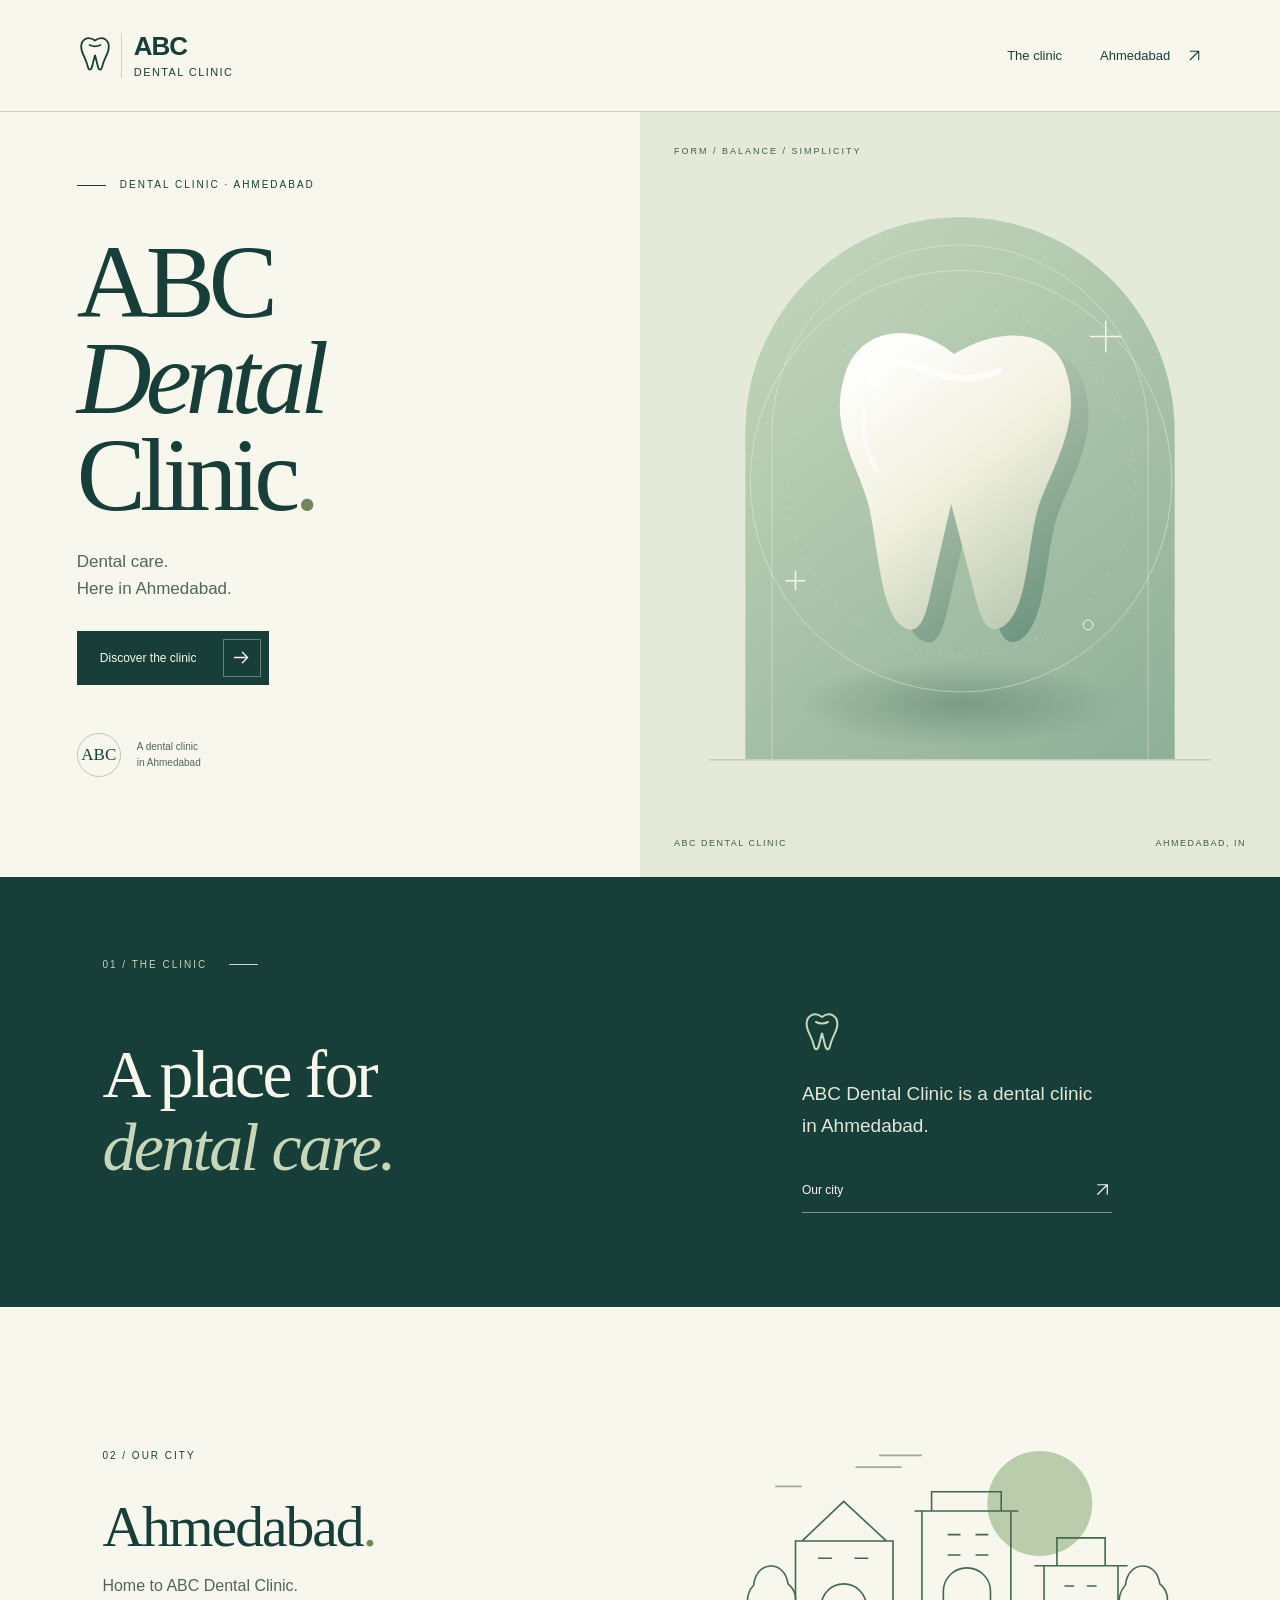
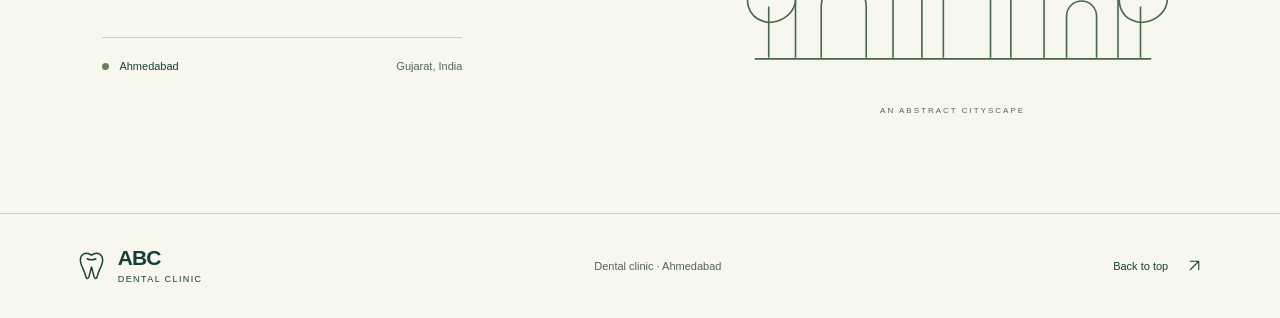
<file: docs/index.html>
<!doctype html>
<html lang="en">
  <head>
    <meta charset="UTF-8" />
    <meta name="viewport" content="width=device-width, initial-scale=1.0" />
    <meta name="theme-color" content="#173e38" />
    <meta name="description" content="ABC Dental Clinic — a dental clinic in Ahmedabad." />
    <meta name="robots" content="noindex,nofollow" />
    <title>ABC Dental Clinic | Ahmedabad</title>
    <script type="module" crossorigin src="./assets/index-CuTB_Rgz.js"></script>
    <link rel="stylesheet" crossorigin href="./assets/index-B2-C7Z0N.css">
  </head>
  <body>
    <div id="root"></div>
  </body>
</html>
</file>
<file: docs/assets/index-B2-C7Z0N.css>
@charset "UTF-8";:root{font-family:Arial,Helvetica,sans-serif;color:#173e38;background:#f7f7ee;font-synthesis:none;text-rendering:optimizeLegibility;-webkit-font-smoothing:antialiased;font-weight:400;--green:#173e38;--paper:#f7f7ee;--muted:#51655b;--line:#ccd2c5}*{box-sizing:border-box}html{scroll-behavior:smooth;scroll-padding-top:30px}body{margin:0}a{color:inherit;text-decoration:none}button,a{-webkit-tap-highlight-color:transparent}a:focus-visible{outline:3px solid #977334;outline-offset:6px}::selection{background:#c9d9b8;color:#173e38}.skip-link{position:fixed;top:10px;left:10px;background:var(--green);color:#fff;padding:14px 20px;z-index:10;transform:translateY(-160%)}.skip-link:focus{transform:translateY(0)}.header{height:112px;padding:0 6%;display:flex;align-items:center;justify-content:space-between;border-bottom:1px solid var(--line)}.brand{display:flex;gap:12px;align-items:center;font-size:26px;line-height:1.02;letter-spacing:-1px;font-weight:600}.brand-icon{height:45px;width:45px;border-right:1px solid var(--line);padding-right:10px}.brand svg{height:42px;width:36px}.brand-sub{display:block;font-size:11px;letter-spacing:1.4px;font-weight:400;margin-top:7px;text-transform:uppercase}.header nav{display:flex;align-items:center;gap:38px;font-size:13px}.header nav a{min-height:44px;display:flex;align-items:center;gap:16px;position:relative}.header nav a:after{content:"";position:absolute;left:0;right:0;bottom:4px;height:1px;background:var(--green);transform:scaleX(0);transform-origin:left;transition:transform .2s}.header nav a:hover:after{transform:scaleX(1)}.header nav svg{width:17px;height:17px}.hero{display:grid;grid-template-columns:1fr 1fr;min-height:740px;max-width:1600px;margin:auto}.hero-copy{padding:64px 10% 32px 12%;display:flex;flex-direction:column;align-items:flex-start}.eyebrow{font-size:10px;letter-spacing:2px;display:flex;align-items:center;gap:14px;line-height:1.8;margin:0}.small-line{width:29px;height:1px;display:inline-block;background:currentColor;flex-shrink:0}h1{font-family:Georgia,Times New Roman,serif;font-weight:400;font-size:clamp(80px,8.1vw,128px);line-height:.93;letter-spacing:-6px;margin:40px 0 25px}h1>span:not(.title-dot){font-style:italic}.title-dot{color:#71865b}.hero-description{color:var(--muted);font-size:17px;line-height:1.6;margin:0 0 28px}.button{display:flex;gap:26px;align-items:center;background:var(--green);color:var(--paper);font-size:12px;min-height:54px;padding:8px 8px 8px 23px;transition:background .2s,transform .2s}.button span{width:38px;height:38px;display:grid;place-items:center;border:1px solid #648077}.button svg{width:21px;height:21px}.button:hover{background:#29584b;transform:translateY(-2px)}.hero-bottom{display:flex;align-items:center;gap:16px;margin-top:48px;font-size:10px;line-height:1.6;color:var(--muted)}.mini-mark{font-family:Georgia,serif;font-size:17px;border:1px solid #bcc7b5;width:44px;height:44px;border-radius:50%;display:grid;place-items:center;color:var(--green)}.hero-visual{background:#e4e9d9;position:relative;display:flex;align-items:center;justify-content:center;overflow:hidden;padding:55px 24px 60px}.visual-top{position:absolute;top:34px;left:34px;font-size:9px;letter-spacing:2px;color:#405f49}.dental-art{width:100%;max-width:650px;max-height:650px;animation:appear 1s ease-out both}.visual-bottom{position:absolute;bottom:29px;left:34px;right:34px;display:flex;justify-content:space-between;font-size:9px;letter-spacing:1.5px;color:#405f49}.hero-copy{animation:appear .7s ease-out both}@keyframes appear{0%{opacity:0;transform:translateY(12px)}to{opacity:1;transform:translateY(0)}}.clinic-section{padding:82px 8% 94px;background:var(--green);color:var(--paper)}.section-label{display:flex;gap:22px;align-items:center;font-size:10px;letter-spacing:2px;color:#c7d4bf}.clinic-content{display:grid;grid-template-columns:1.3fr 1fr;gap:60px;margin-top:40px;align-items:center}.clinic-content h2{font-family:Georgia,Times New Roman,serif;font-weight:400;font-size:clamp(44px,5.3vw,80px);line-height:1.08;letter-spacing:-2.5px;margin:0}.clinic-content em{font-weight:400;color:#c6d6b8}.clinic-detail{max-width:310px;justify-self:center}.detail-mark{width:40px;height:44px;color:#c6d6b8}.clinic-detail p{font-size:19px;line-height:1.7;margin:20px 0 25px;color:#e1e8d9}.text-link{font-size:12px;border-bottom:1px solid #809887;display:flex;justify-content:space-between;align-items:center;min-height:45px;transition:color .2s}.text-link svg{width:19px;height:19px}.text-link:hover{color:#c6d6b8}.location-section{padding:88px 8%;display:grid;grid-template-columns:1.1fr 1fr;align-items:center;gap:40px}.location-copy h2{font-family:Georgia,Times New Roman,serif;font-size:clamp(40px,4.5vw,68px);font-weight:400;letter-spacing:-2px;margin:29px 0 18px}.location-copy h2 span{color:#71865b}.location-copy>p:not(.eyebrow){font-size:16px;color:var(--muted)}.location-signature{border-top:1px solid var(--line);padding-top:22px;margin-top:42px;display:flex;align-items:center;gap:10px;font-size:11px;max-width:360px}.location-signature>span:last-child{margin-left:auto;color:var(--muted)}.location-dot{width:7px;height:7px;background:#6a8157;border-radius:50%}.city-art{color:#44684d;max-width:450px;width:100%;justify-self:end;padding:10px 0}.city-art svg{width:100%;display:block}.city-art>span{display:block;text-align:center;font-size:8px;letter-spacing:2px;color:var(--muted);margin-top:12px}.footer{border-top:1px solid var(--line);padding:30px 6%;display:flex;align-items:center;justify-content:space-between;gap:24px}.footer-brand{font-size:21px}.footer-brand svg{width:29px;height:36px}.footer-brand .brand-sub{font-size:9px}.footer p{font-size:11px;color:var(--muted)}.back-top{font-size:11px;display:flex;gap:18px;align-items:center;min-height:44px}.back-top svg{width:17px;height:17px}.back-top:hover{color:#6a8157}@media(min-width:1600px){.hero-copy{padding-left:96px}.header,.footer{padding-left:max(6%,calc((100vw - 1408px)/2));padding-right:max(6%,calc((100vw - 1408px)/2))}.clinic-section,.location-section{padding-left:max(8%,calc((100vw - 1344px)/2));padding-right:max(8%,calc((100vw - 1344px)/2))}}@media(max-width:1000px){.header{height:94px}.hero{min-height:670px}.hero-copy{padding:46px 8% 30px 12%}h1{font-size:86px;letter-spacing:-4px}.eyebrow{font-size:9px;letter-spacing:1.3px}.hero-visual{padding:70px 8px}.visual-top{left:22px;font-size:8px}.visual-bottom{left:22px;right:22px;font-size:8px;letter-spacing:.6px}.clinic-section{padding:65px 7%}.clinic-content{gap:35px}.location-section{padding:65px 7%;gap:25px}.location-signature{gap:8px}.footer{padding:24px 6%}}@media(max-width:650px){.header{height:88px;padding:0 6%;gap:16px}.brand{font-size:22px;gap:8px}.brand-icon{width:36px;padding-right:7px;height:39px}.brand svg{width:28px;height:35px}.brand-sub{font-size:9px;letter-spacing:1px}.header nav{gap:15px;font-size:11px}.header nav a{gap:6px}.header nav svg{width:13px;height:13px}.hero{display:flex;flex-direction:column}.hero-copy{padding:43px 7% 32px;width:100%}.hero-copy .eyebrow{font-size:9px;letter-spacing:1.5px}h1{font-size:93px;line-height:.92;letter-spacing:-4px;margin:32px 0 24px}.hero-description{font-size:16px}.hero-bottom{margin-top:30px}.hero-visual{min-height:450px;padding:48px 30px 40px}.dental-art{max-height:420px;max-width:390px}.visual-top{top:25px;left:26px}.visual-bottom{bottom:23px;left:26px;right:26px;font-size:8px;letter-spacing:1px}.clinic-section{padding:49px 7% 54px}.clinic-content{grid-template-columns:1fr;gap:34px;margin-top:29px}.clinic-content h2{font-size:52px;letter-spacing:-1.7px}.clinic-detail{max-width:none;justify-self:stretch;display:grid;grid-template-columns:42px 1fr;gap:0 20px;align-items:start}.clinic-detail p{font-size:17px;margin:0;line-height:1.7}.detail-mark{margin-top:4px}.text-link{grid-column:2;margin-top:18px}.location-section{padding:54px 7%;grid-template-columns:1fr;gap:25px}.location-copy h2{font-size:49px;margin-top:25px;letter-spacing:-2px}.location-signature{max-width:none;margin-top:30px}.city-art{max-width:350px;justify-self:center}.footer{flex-wrap:wrap;padding:25px 7%;gap:18px}.footer-brand{font-size:22px}.footer p{width:100%;order:3;margin:0}.back-top{font-size:10px;gap:9px}}@media(max-width:360px){.header nav{gap:10px;font-size:10px}.header nav svg{display:none}.brand-sub{font-size:8px}h1{font-size:82px}.location-copy h2{font-size:43px}}@media(prefers-reduced-motion:reduce){html{scroll-behavior:auto}*,*:before,*:after{animation:none!important;transition:none!important}.button:hover{transform:none}}
</file>
